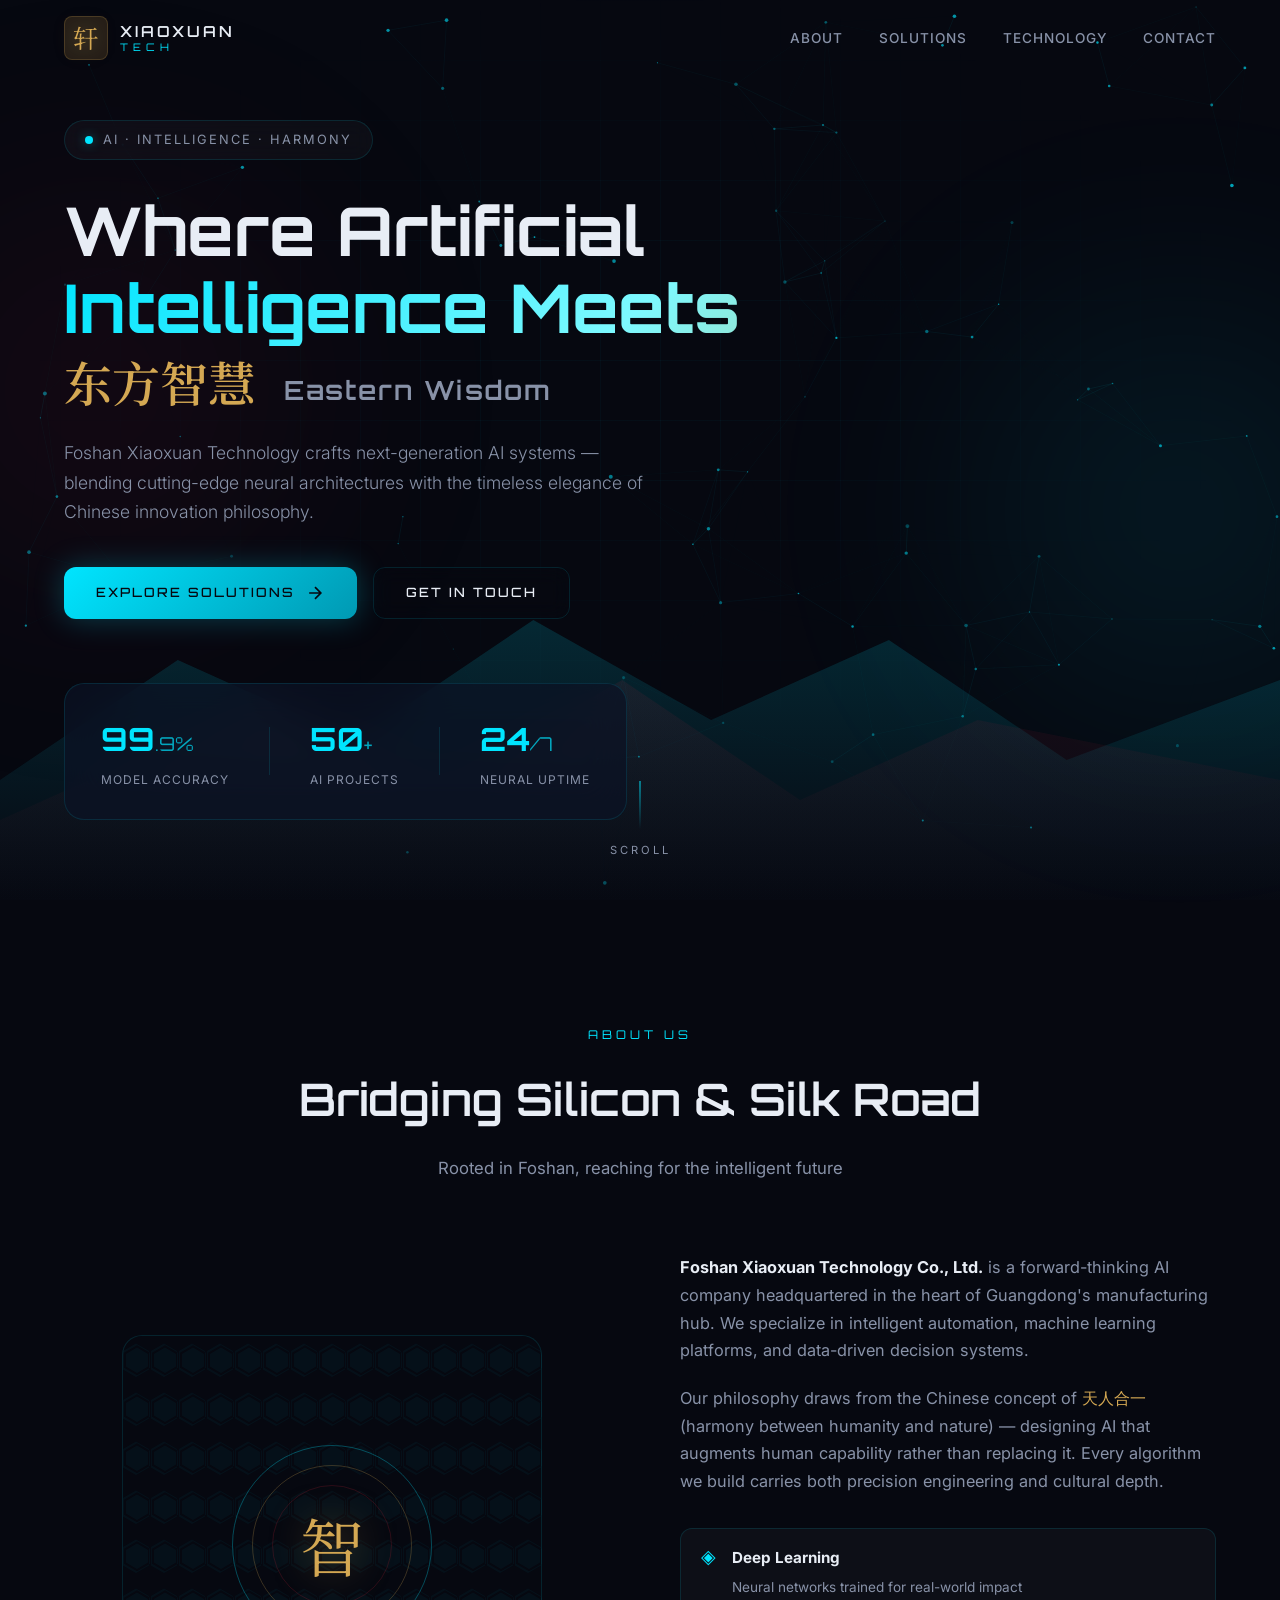
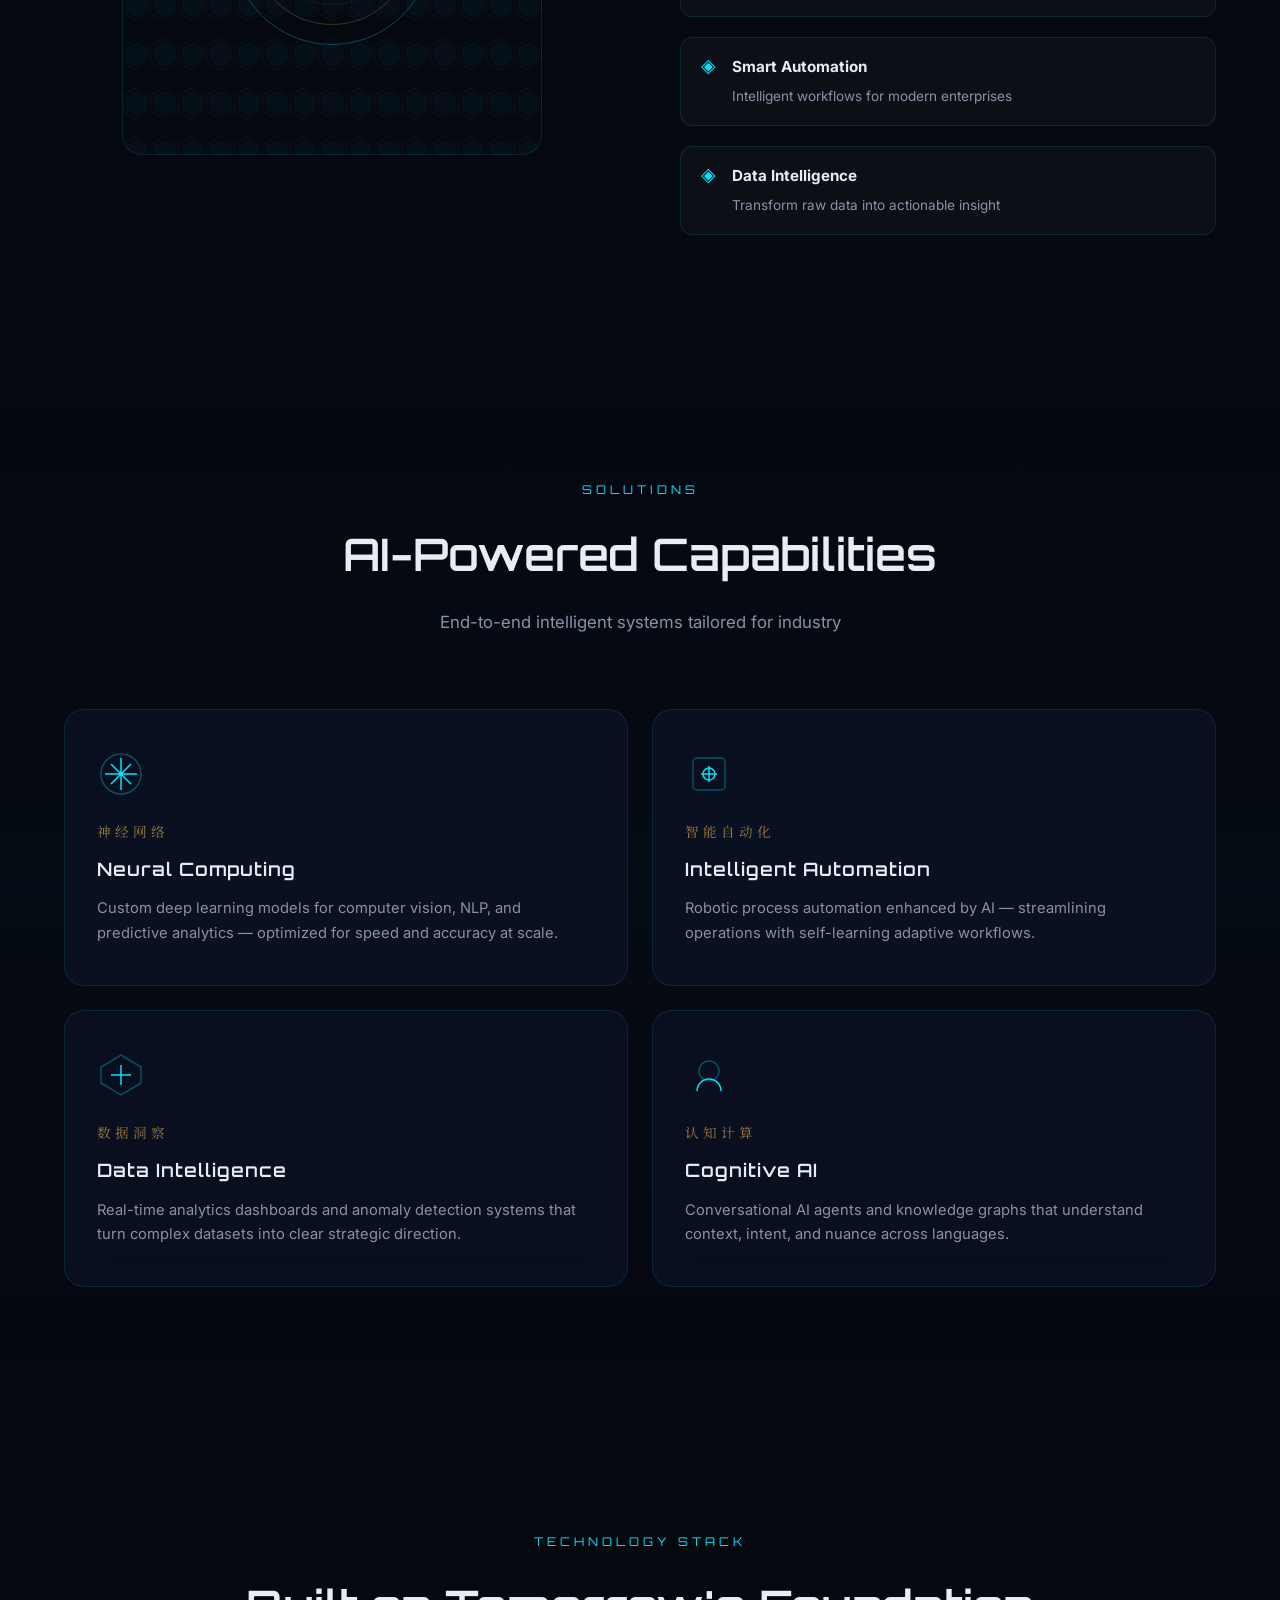
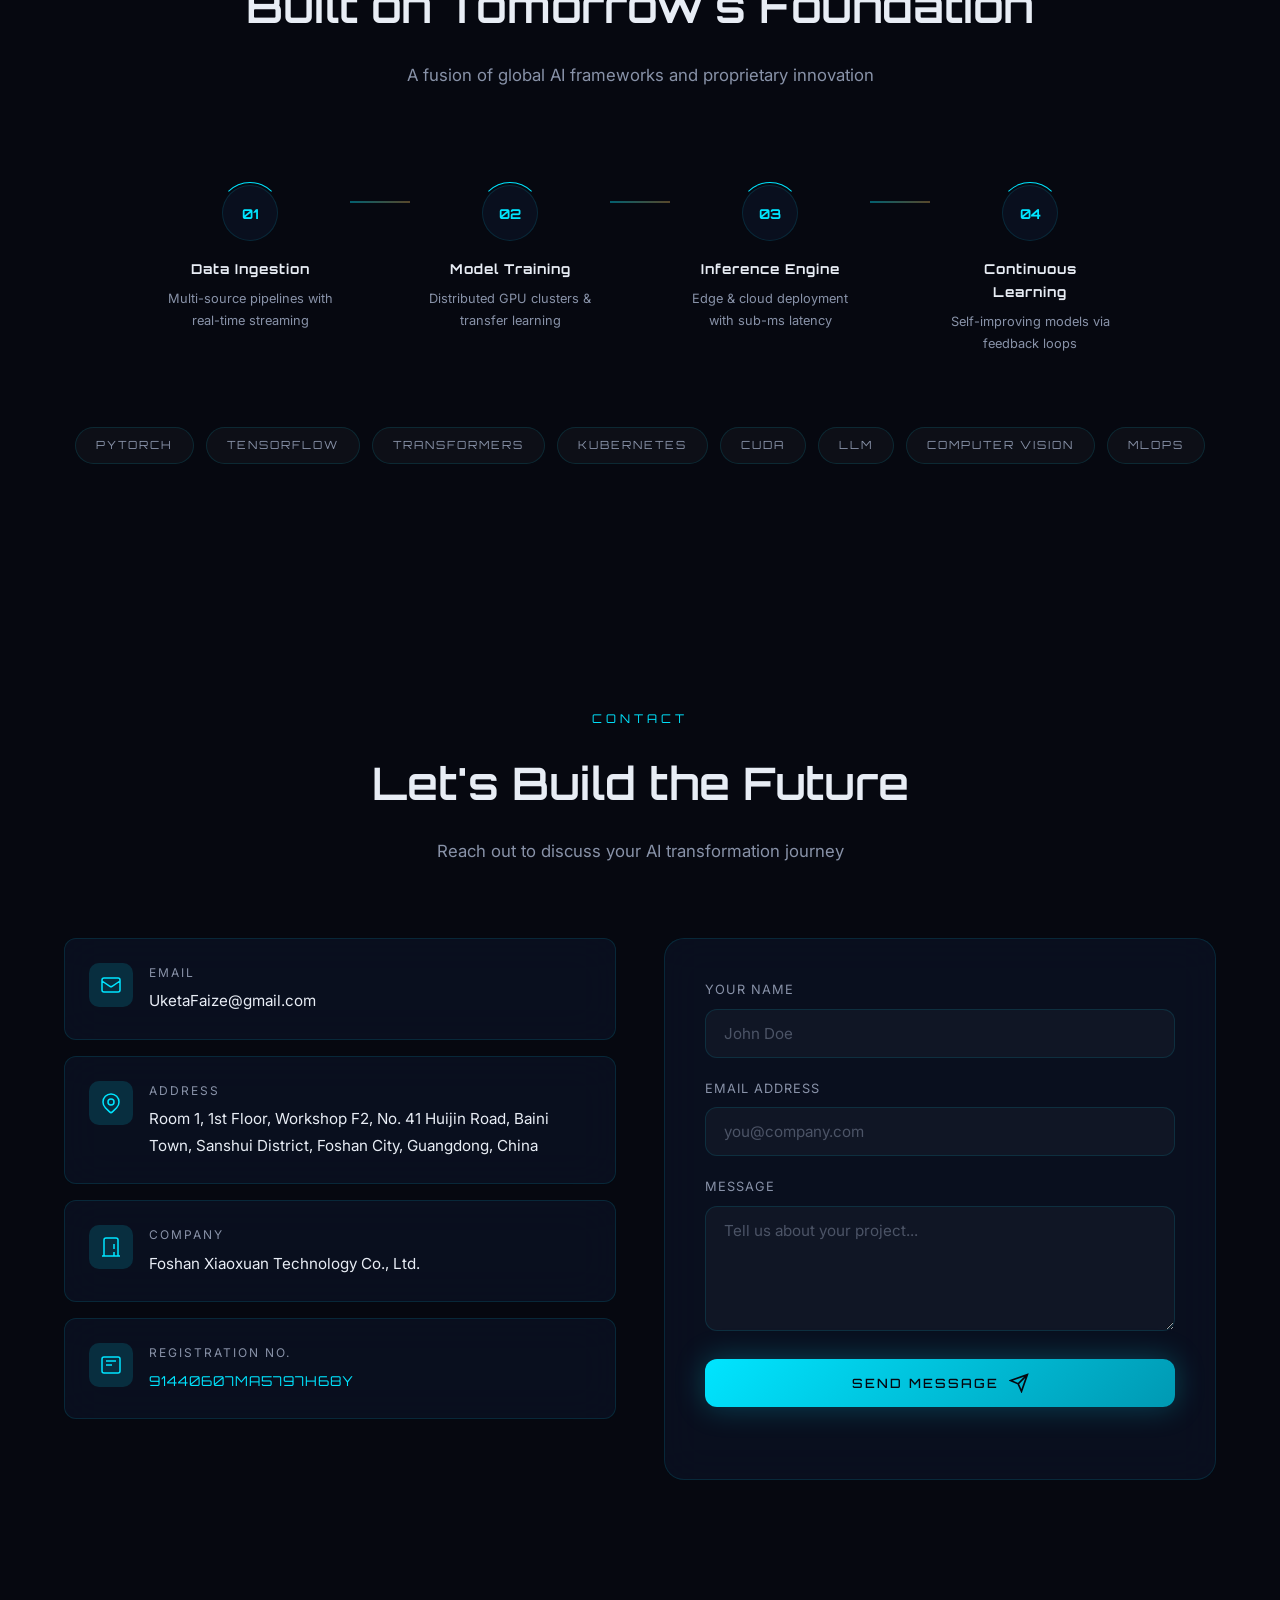
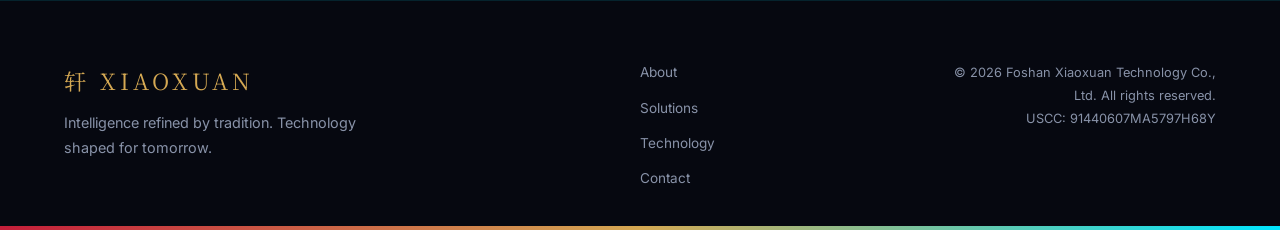
<file: index.html>
<!DOCTYPE html>
<html lang="en">
<head>
  <meta charset="UTF-8">
  <meta name="viewport" content="width=device-width, initial-scale=1.0">
  <meta name="description" content="Foshan Xiaoxuan Technology Co., Ltd. — Pioneering AI solutions infused with Eastern wisdom. Intelligent systems for the future.">
  <title>Xiaoxuan Tech | AI Innovation · Eastern Elegance</title>
  <link rel="preconnect" href="https://fonts.googleapis.com">
  <link rel="preconnect" href="https://fonts.gstatic.com" crossorigin>
  <link href="https://fonts.googleapis.com/css2?family=Orbitron:wght@400;500;600;700&family=Inter:wght@300;400;500;600&family=Noto+Serif+SC:wght@400;600&display=swap" rel="stylesheet">
  <link rel="stylesheet" href="styles.css">
</head>
<body>
  <div class="cursor-glow" id="cursorGlow"></div>
  <canvas id="particleCanvas" aria-hidden="true"></canvas>

  <div class="ink-wash ink-wash--left" aria-hidden="true"></div>
  <div class="ink-wash ink-wash--right" aria-hidden="true"></div>

  <nav class="nav" id="nav">
    <div class="nav__inner container">
      <a href="#hero" class="nav__logo">
        <span class="nav__logo-icon">轩</span>
        <span class="nav__logo-text">XIAOXUAN<span class="nav__logo-sub">TECH</span></span>
      </a>
      <button class="nav__toggle" id="navToggle" aria-label="Toggle menu">
        <span></span><span></span><span></span>
      </button>
      <ul class="nav__links" id="navLinks">
        <li><a href="#about">About</a></li>
        <li><a href="#solutions">Solutions</a></li>
        <li><a href="#technology">Technology</a></li>
        <li><a href="#contact">Contact</a></li>
      </ul>
    </div>
  </nav>

  <main>
    <!-- Hero -->
    <section class="hero" id="hero">
      <div class="hero__grid" aria-hidden="true"></div>
      <div class="hero__mountain" aria-hidden="true">
        <svg viewBox="0 0 1440 320" preserveAspectRatio="none" xmlns="http://www.w3.org/2000/svg">
          <path d="M0,200 L200,80 L400,160 L600,40 L800,140 L1000,60 L1200,180 L1440,100 L1440,320 L0,320 Z" fill="url(#mountainGrad)" opacity="0.15"/>
          <path d="M0,240 L300,120 L500,200 L700,100 L900,220 L1100,140 L1440,200 L1440,320 L0,320 Z" fill="url(#mountainGrad2)" opacity="0.1"/>
          <defs>
            <linearGradient id="mountainGrad" x1="0" y1="0" x2="0" y2="1">
              <stop offset="0%" stop-color="#00e5ff"/>
              <stop offset="100%" stop-color="#0a0e1a"/>
            </linearGradient>
            <linearGradient id="mountainGrad2" x1="0" y1="0" x2="0" y2="1">
              <stop offset="0%" stop-color="#c41e3a"/>
              <stop offset="100%" stop-color="#0a0e1a"/>
            </linearGradient>
          </defs>
        </svg>
      </div>

      <div class="container hero__content">
        <div class="hero__badge reveal">
          <span class="hero__badge-dot"></span>
          AI · Intelligence · Harmony
        </div>
        <h1 class="hero__title reveal">
          <span class="hero__title-line">Where Artificial</span>
          <span class="hero__title-line hero__title-line--accent">Intelligence Meets</span>
          <span class="hero__title-line hero__title-line--chinese">东方智慧 <em>Eastern Wisdom</em></span>
        </h1>
        <p class="hero__desc reveal">
          Foshan Xiaoxuan Technology crafts next-generation AI systems — blending cutting-edge neural architectures with the timeless elegance of Chinese innovation philosophy.
        </p>
        <div class="hero__actions reveal">
          <a href="#solutions" class="btn btn--primary">
            <span>Explore Solutions</span>
            <svg width="20" height="20" viewBox="0 0 24 24" fill="none" stroke="currentColor" stroke-width="2"><path d="M5 12h14M12 5l7 7-7 7"/></svg>
          </a>
          <a href="#contact" class="btn btn--outline">Get in Touch</a>
        </div>
        <div class="hero__stats reveal">
          <div class="hero__stat">
            <span class="hero__stat-num" data-count="99">0</span><span class="hero__stat-suffix">.9%</span>
            <span class="hero__stat-label">Model Accuracy</span>
          </div>
          <div class="hero__stat-divider"></div>
          <div class="hero__stat">
            <span class="hero__stat-num" data-count="50">0</span><span class="hero__stat-suffix">+</span>
            <span class="hero__stat-label">AI Projects</span>
          </div>
          <div class="hero__stat-divider"></div>
          <div class="hero__stat">
            <span class="hero__stat-num" data-count="24">0</span><span class="hero__stat-suffix">/7</span>
            <span class="hero__stat-label">Neural Uptime</span>
          </div>
        </div>
      </div>

      <div class="hero__scroll" aria-hidden="true">
        <div class="hero__scroll-line"></div>
        <span>Scroll</span>
      </div>
    </section>

    <!-- About -->
    <section class="section about" id="about">
      <div class="container">
        <div class="section__header reveal">
          <span class="section__tag">About Us</span>
          <h2 class="section__title">Bridging Silicon &amp; Silk Road</h2>
          <p class="section__subtitle">Rooted in Foshan, reaching for the intelligent future</p>
        </div>

        <div class="about__grid">
          <div class="about__visual reveal">
            <div class="about__frame">
              <div class="about__hex-grid" aria-hidden="true"></div>
              <div class="about__core">
                <div class="about__core-ring about__core-ring--1"></div>
                <div class="about__core-ring about__core-ring--2"></div>
                <div class="about__core-ring about__core-ring--3"></div>
                <span class="about__core-char">智</span>
              </div>
            </div>
          </div>
          <div class="about__text reveal">
            <p>
              <strong>Foshan Xiaoxuan Technology Co., Ltd.</strong> is a forward-thinking AI company headquartered in the heart of Guangdong's manufacturing hub. We specialize in intelligent automation, machine learning platforms, and data-driven decision systems.
            </p>
            <p>
              Our philosophy draws from the Chinese concept of <em>天人合一</em> (harmony between humanity and nature) — designing AI that augments human capability rather than replacing it. Every algorithm we build carries both precision engineering and cultural depth.
            </p>
            <ul class="about__features">
              <li>
                <div class="about__feature-icon">◈</div>
                <div>
                  <strong>Deep Learning</strong>
                  <span>Neural networks trained for real-world impact</span>
                </div>
              </li>
              <li>
                <div class="about__feature-icon">◈</div>
                <div>
                  <strong>Smart Automation</strong>
                  <span>Intelligent workflows for modern enterprises</span>
                </div>
              </li>
              <li>
                <div class="about__feature-icon">◈</div>
                <div>
                  <strong>Data Intelligence</strong>
                  <span>Transform raw data into actionable insight</span>
                </div>
              </li>
            </ul>
          </div>
        </div>
      </div>
    </section>

    <!-- Solutions -->
    <section class="section solutions" id="solutions">
      <div class="container">
        <div class="section__header reveal">
          <span class="section__tag">Solutions</span>
          <h2 class="section__title">AI-Powered Capabilities</h2>
          <p class="section__subtitle">End-to-end intelligent systems tailored for industry</p>
        </div>

        <div class="solutions__grid">
          <article class="solution-card reveal">
            <div class="solution-card__glow"></div>
            <div class="solution-card__icon">
              <svg viewBox="0 0 48 48" fill="none"><circle cx="24" cy="24" r="20" stroke="currentColor" stroke-width="1.5" opacity="0.3"/><path d="M24 8v32M8 24h32M14 14l20 20M34 14L14 34" stroke="currentColor" stroke-width="1.5"/></svg>
            </div>
            <span class="solution-card__chinese">神经网络</span>
            <h3>Neural Computing</h3>
            <p>Custom deep learning models for computer vision, NLP, and predictive analytics — optimized for speed and accuracy at scale.</p>
          </article>

          <article class="solution-card reveal">
            <div class="solution-card__glow"></div>
            <div class="solution-card__icon">
              <svg viewBox="0 0 48 48" fill="none"><rect x="8" y="8" width="32" height="32" rx="4" stroke="currentColor" stroke-width="1.5" opacity="0.3"/><path d="M16 24h16M24 16v16" stroke="currentColor" stroke-width="1.5"/><circle cx="24" cy="24" r="6" stroke="currentColor" stroke-width="1.5"/></svg>
            </div>
            <span class="solution-card__chinese">智能自动化</span>
            <h3>Intelligent Automation</h3>
            <p>Robotic process automation enhanced by AI — streamlining operations with self-learning adaptive workflows.</p>
          </article>

          <article class="solution-card reveal">
            <div class="solution-card__glow"></div>
            <div class="solution-card__icon">
              <svg viewBox="0 0 48 48" fill="none"><path d="M24 4L44 16v16L24 44 4 32V16L24 4z" stroke="currentColor" stroke-width="1.5" opacity="0.3"/><path d="M24 14v20M14 24h20" stroke="currentColor" stroke-width="1.5"/></svg>
            </div>
            <span class="solution-card__chinese">数据洞察</span>
            <h3>Data Intelligence</h3>
            <p>Real-time analytics dashboards and anomaly detection systems that turn complex datasets into clear strategic direction.</p>
          </article>

          <article class="solution-card reveal">
            <div class="solution-card__glow"></div>
            <div class="solution-card__icon">
              <svg viewBox="0 0 48 48" fill="none"><circle cx="24" cy="20" r="10" stroke="currentColor" stroke-width="1.5" opacity="0.3"/><path d="M12 40c0-6.627 5.373-12 12-12s12 5.373 12 12" stroke="currentColor" stroke-width="1.5"/></svg>
            </div>
            <span class="solution-card__chinese">认知计算</span>
            <h3>Cognitive AI</h3>
            <p>Conversational AI agents and knowledge graphs that understand context, intent, and nuance across languages.</p>
          </article>
        </div>
      </div>
    </section>

    <!-- Technology -->
    <section class="section technology" id="technology">
      <div class="container">
        <div class="section__header reveal">
          <span class="section__tag">Technology Stack</span>
          <h2 class="section__title">Built on Tomorrow's Foundation</h2>
          <p class="section__subtitle">A fusion of global AI frameworks and proprietary innovation</p>
        </div>

        <div class="tech__pipeline reveal">
          <div class="tech__node">
            <div class="tech__node-icon">01</div>
            <h4>Data Ingestion</h4>
            <p>Multi-source pipelines with real-time streaming</p>
          </div>
          <div class="tech__connector"><div class="tech__connector-line"></div></div>
          <div class="tech__node">
            <div class="tech__node-icon">02</div>
            <h4>Model Training</h4>
            <p>Distributed GPU clusters &amp; transfer learning</p>
          </div>
          <div class="tech__connector"><div class="tech__connector-line"></div></div>
          <div class="tech__node">
            <div class="tech__node-icon">03</div>
            <h4>Inference Engine</h4>
            <p>Edge &amp; cloud deployment with sub-ms latency</p>
          </div>
          <div class="tech__connector"><div class="tech__connector-line"></div></div>
          <div class="tech__node">
            <div class="tech__node-icon">04</div>
            <h4>Continuous Learning</h4>
            <p>Self-improving models via feedback loops</p>
          </div>
        </div>

        <div class="tech__tags reveal">
          <span>PyTorch</span>
          <span>TensorFlow</span>
          <span>Transformers</span>
          <span>Kubernetes</span>
          <span>CUDA</span>
          <span>LLM</span>
          <span>Computer Vision</span>
          <span>MLOps</span>
        </div>
      </div>
    </section>

    <!-- Contact -->
    <section class="section contact" id="contact">
      <div class="container">
        <div class="section__header reveal">
          <span class="section__tag">Contact</span>
          <h2 class="section__title">Let's Build the Future</h2>
          <p class="section__subtitle">Reach out to discuss your AI transformation journey</p>
        </div>

        <div class="contact__grid">
          <div class="contact__info reveal">
            <div class="contact__card">
              <div class="contact__card-icon">
                <svg width="24" height="24" viewBox="0 0 24 24" fill="none" stroke="currentColor" stroke-width="1.5"><path d="M3 8l7.89 5.26a2 2 0 002.22 0L21 8M5 19h14a2 2 0 002-2V7a2 2 0 00-2-2H5a2 2 0 00-2 2v10a2 2 0 002 2z"/></svg>
              </div>
              <div>
                <span class="contact__label">Email</span>
                <a href="mailto:UketaFaize@gmail.com" class="contact__value">UketaFaize@gmail.com</a>
              </div>
            </div>
            <div class="contact__card">
              <div class="contact__card-icon">
                <svg width="24" height="24" viewBox="0 0 24 24" fill="none" stroke="currentColor" stroke-width="1.5"><path d="M17.657 16.657L13.414 20.9a2 2 0 01-2.828 0l-4.243-4.243a8 8 0 1111.314 0z"/><circle cx="12" cy="11" r="3"/></svg>
              </div>
              <div>
                <span class="contact__label">Address</span>
                <span class="contact__value">Room 1, 1st Floor, Workshop F2, No. 41 Huijin Road, Baini Town, Sanshui District, Foshan City, Guangdong, China</span>
              </div>
            </div>
            <div class="contact__card">
              <div class="contact__card-icon">
                <svg width="24" height="24" viewBox="0 0 24 24" fill="none" stroke="currentColor" stroke-width="1.5"><path d="M19 21V5a2 2 0 00-2-2H7a2 2 0 00-2 2v16m14 0H5m14 0h2m-16 0H3m2 0v-4m10 4v-4m-10 0V9m10 5V9"/></svg>
              </div>
              <div>
                <span class="contact__label">Company</span>
                <span class="contact__value">Foshan Xiaoxuan Technology Co., Ltd.</span>
              </div>
            </div>
            <div class="contact__card">
              <div class="contact__card-icon">
                <svg width="24" height="24" viewBox="0 0 24 24" fill="none" stroke="currentColor" stroke-width="1.5"><rect x="3" y="4" width="18" height="16" rx="2"/><path d="M7 8h10M7 12h6"/></svg>
              </div>
              <div>
                <span class="contact__label">Registration No.</span>
                <span class="contact__value contact__value--mono">91440607MA5797H68Y</span>
              </div>
            </div>
          </div>

          <form class="contact__form reveal" id="contactForm">
            <div class="form__group">
              <label for="name">Your Name</label>
              <input type="text" id="name" name="name" required placeholder="John Doe">
            </div>
            <div class="form__group">
              <label for="email">Email Address</label>
              <input type="email" id="email" name="email" required placeholder="you@company.com">
            </div>
            <div class="form__group">
              <label for="message">Message</label>
              <textarea id="message" name="message" rows="5" required placeholder="Tell us about your project..."></textarea>
            </div>
            <button type="submit" class="btn btn--primary btn--full">
              <span>Send Message</span>
              <svg width="20" height="20" viewBox="0 0 24 24" fill="none" stroke="currentColor" stroke-width="2"><path d="M22 2L11 13M22 2l-7 20-4-9-9-4 20-7z"/></svg>
            </button>
            <p class="form__note" id="formNote"></p>
          </form>
        </div>
      </div>
    </section>
  </main>

  <footer class="footer">
    <div class="container footer__inner">
      <div class="footer__brand">
        <span class="footer__logo">轩 XIAOXUAN</span>
        <p>Intelligence refined by tradition. Technology shaped for tomorrow.</p>
      </div>
      <div class="footer__links">
        <a href="#about">About</a>
        <a href="#solutions">Solutions</a>
        <a href="#technology">Technology</a>
        <a href="#contact">Contact</a>
      </div>
      <div class="footer__legal">
        <p>&copy; 2026 Foshan Xiaoxuan Technology Co., Ltd. All rights reserved.</p>
        <p>USCC: 91440607MA5797H68Y</p>
      </div>
    </div>
    <div class="footer__pattern" aria-hidden="true"></div>
  </footer>

  <script src="main.js"></script>
</body>
</html>
</file>
<file: styles.css>
/* ============================================
   Xiaoxuan Tech — AI × Chinese Aesthetic
   ============================================ */

:root {
  --bg-deep: #060810;
  --bg-card: rgba(12, 18, 36, 0.72);
  --bg-glass: rgba(255, 255, 255, 0.03);
  --cyan: #00e5ff;
  --cyan-dim: rgba(0, 229, 255, 0.15);
  --cyan-glow: rgba(0, 229, 255, 0.4);
  --red: #c41e3a;
  --red-dim: rgba(196, 30, 58, 0.2);
  --gold: #d4a853;
  --gold-dim: rgba(212, 168, 83, 0.15);
  --text: #e8edf5;
  --text-muted: #8892a8;
  --border: rgba(0, 229, 255, 0.12);
  --border-gold: rgba(212, 168, 83, 0.2);
  --font-tech: 'Orbitron', sans-serif;
  --font-body: 'Inter', sans-serif;
  --font-chinese: 'Noto Serif SC', serif;
  --radius: 12px;
  --radius-lg: 20px;
  --transition: 0.4s cubic-bezier(0.16, 1, 0.3, 1);
}

*, *::before, *::after {
  margin: 0;
  padding: 0;
  box-sizing: border-box;
}

html {
  scroll-behavior: smooth;
  font-size: 16px;
}

body {
  font-family: var(--font-body);
  background: var(--bg-deep);
  color: var(--text);
  line-height: 1.7;
  overflow-x: hidden;
  -webkit-font-smoothing: antialiased;
  -moz-osx-font-smoothing: grayscale;
}

::selection {
  background: var(--cyan-dim);
  color: var(--cyan);
}

a {
  color: inherit;
  text-decoration: none;
}

img, svg {
  display: block;
  max-width: 100%;
}

.container {
  width: 100%;
  max-width: 1200px;
  margin: 0 auto;
  padding: 0 24px;
}

/* ---- Canvas & Effects ---- */

#particleCanvas {
  position: fixed;
  inset: 0;
  z-index: 0;
  pointer-events: none;
}

.cursor-glow {
  position: fixed;
  width: 400px;
  height: 400px;
  border-radius: 50%;
  background: radial-gradient(circle, rgba(0, 229, 255, 0.06) 0%, transparent 70%);
  pointer-events: none;
  z-index: 1;
  transform: translate(-50%, -50%);
  transition: opacity 0.3s;
  opacity: 0;
}

body:hover .cursor-glow {
  opacity: 1;
}

.ink-wash {
  position: fixed;
  width: 600px;
  height: 600px;
  border-radius: 50%;
  pointer-events: none;
  z-index: 0;
  filter: blur(120px);
  opacity: 0.12;
}

.ink-wash--left {
  top: 10%;
  left: -200px;
  background: radial-gradient(circle, var(--red) 0%, transparent 70%);
  animation: inkFloat 20s ease-in-out infinite;
}

.ink-wash--right {
  bottom: 10%;
  right: -200px;
  background: radial-gradient(circle, var(--cyan) 0%, transparent 70%);
  animation: inkFloat 25s ease-in-out infinite reverse;
}

@keyframes inkFloat {
  0%, 100% { transform: translate(0, 0) scale(1); }
  50% { transform: translate(40px, -30px) scale(1.1); }
}

/* ---- Navigation ---- */

.nav {
  position: fixed;
  top: 0;
  left: 0;
  right: 0;
  z-index: 100;
  padding: 16px 0;
  transition: var(--transition);
}

.nav--scrolled {
  background: rgba(6, 8, 16, 0.85);
  backdrop-filter: blur(20px);
  -webkit-backdrop-filter: blur(20px);
  border-bottom: 1px solid var(--border);
  padding: 12px 0;
}

.nav__inner {
  display: flex;
  align-items: center;
  justify-content: space-between;
}

.nav__logo {
  display: flex;
  align-items: center;
  gap: 12px;
}

.nav__logo-icon {
  font-family: var(--font-chinese);
  font-size: 1.6rem;
  color: var(--gold);
  width: 44px;
  height: 44px;
  display: flex;
  align-items: center;
  justify-content: center;
  border: 1px solid var(--border-gold);
  border-radius: 8px;
  background: var(--gold-dim);
  text-shadow: 0 0 20px rgba(212, 168, 83, 0.5);
}

.nav__logo-text {
  font-family: var(--font-tech);
  font-size: 0.95rem;
  font-weight: 600;
  letter-spacing: 3px;
  display: flex;
  flex-direction: column;
  line-height: 1.2;
}

.nav__logo-sub {
  font-size: 0.65rem;
  color: var(--cyan);
  letter-spacing: 5px;
  font-weight: 400;
}

.nav__links {
  display: flex;
  gap: 36px;
  list-style: none;
}

.nav__links a {
  font-size: 0.85rem;
  font-weight: 500;
  letter-spacing: 1px;
  text-transform: uppercase;
  color: var(--text-muted);
  transition: color 0.3s;
  position: relative;
}

.nav__links a::after {
  content: '';
  position: absolute;
  bottom: -4px;
  left: 0;
  width: 0;
  height: 1px;
  background: linear-gradient(90deg, var(--cyan), var(--gold));
  transition: width 0.3s;
}

.nav__links a:hover {
  color: var(--text);
}

.nav__links a:hover::after {
  width: 100%;
}

.nav__toggle {
  display: none;
  flex-direction: column;
  gap: 5px;
  background: none;
  border: none;
  cursor: pointer;
  padding: 4px;
}

.nav__toggle span {
  display: block;
  width: 24px;
  height: 2px;
  background: var(--text);
  transition: var(--transition);
}

/* ---- Hero ---- */

.hero {
  position: relative;
  min-height: 100vh;
  display: flex;
  align-items: center;
  padding: 120px 0 80px;
  z-index: 2;
}

.hero__grid {
  position: absolute;
  inset: 0;
  background-image:
    linear-gradient(rgba(0, 229, 255, 0.03) 1px, transparent 1px),
    linear-gradient(90deg, rgba(0, 229, 255, 0.03) 1px, transparent 1px);
  background-size: 60px 60px;
  mask-image: radial-gradient(ellipse 70% 60% at 50% 40%, black 20%, transparent 70%);
  -webkit-mask-image: radial-gradient(ellipse 70% 60% at 50% 40%, black 20%, transparent 70%);
}

.hero__mountain {
  position: absolute;
  bottom: 0;
  left: 0;
  right: 0;
  height: 320px;
  pointer-events: none;
}

.hero__mountain svg {
  width: 100%;
  height: 100%;
}

.hero__content {
  position: relative;
  z-index: 2;
}

.hero__badge {
  display: inline-flex;
  align-items: center;
  gap: 10px;
  padding: 8px 20px;
  border: 1px solid var(--border);
  border-radius: 100px;
  font-size: 0.8rem;
  letter-spacing: 2px;
  text-transform: uppercase;
  color: var(--text-muted);
  background: var(--bg-glass);
  backdrop-filter: blur(10px);
  margin-bottom: 32px;
}

.hero__badge-dot {
  width: 8px;
  height: 8px;
  border-radius: 50%;
  background: var(--cyan);
  box-shadow: 0 0 12px var(--cyan-glow);
  animation: pulse 2s ease-in-out infinite;
}

@keyframes pulse {
  0%, 100% { opacity: 1; transform: scale(1); }
  50% { opacity: 0.5; transform: scale(0.8); }
}

.hero__title {
  font-family: var(--font-tech);
  font-size: clamp(2.4rem, 6vw, 4.2rem);
  font-weight: 700;
  line-height: 1.15;
  margin-bottom: 28px;
}

.hero__title-line {
  display: block;
}

.hero__title-line--accent {
  background: linear-gradient(135deg, var(--cyan) 0%, #7df9ff 50%, var(--gold) 100%);
  -webkit-background-clip: text;
  -webkit-text-fill-color: transparent;
  background-clip: text;
}

.hero__title-line--chinese {
  font-family: var(--font-chinese);
  font-size: clamp(1.8rem, 4vw, 3rem);
  font-weight: 600;
  color: var(--gold);
  margin-top: 8px;
}

.hero__title-line--chinese em {
  font-family: var(--font-tech);
  font-style: normal;
  font-size: 0.55em;
  color: var(--text-muted);
  margin-left: 16px;
  letter-spacing: 2px;
  vertical-align: middle;
}

.hero__desc {
  font-size: 1.1rem;
  color: var(--text-muted);
  max-width: 600px;
  margin-bottom: 40px;
  font-weight: 300;
}

.hero__actions {
  display: flex;
  gap: 16px;
  flex-wrap: wrap;
  margin-bottom: 64px;
}

/* ---- Buttons ---- */

.btn {
  display: inline-flex;
  align-items: center;
  gap: 10px;
  padding: 14px 32px;
  border-radius: var(--radius);
  font-family: var(--font-tech);
  font-size: 0.8rem;
  font-weight: 500;
  letter-spacing: 2px;
  text-transform: uppercase;
  cursor: pointer;
  border: none;
  transition: var(--transition);
}

.btn--primary {
  background: linear-gradient(135deg, var(--cyan) 0%, #0099b3 100%);
  color: var(--bg-deep);
  box-shadow: 0 0 30px rgba(0, 229, 255, 0.25);
}

.btn--primary:hover {
  transform: translateY(-2px);
  box-shadow: 0 0 50px rgba(0, 229, 255, 0.4);
}

.btn--outline {
  background: transparent;
  color: var(--text);
  border: 1px solid var(--border);
  backdrop-filter: blur(10px);
}

.btn--outline:hover {
  border-color: var(--cyan);
  color: var(--cyan);
  background: var(--cyan-dim);
}

.btn--full {
  width: 100%;
  justify-content: center;
}

/* ---- Hero Stats ---- */

.hero__stats {
  display: flex;
  align-items: center;
  gap: 40px;
  padding: 28px 36px;
  background: var(--bg-card);
  border: 1px solid var(--border);
  border-radius: var(--radius-lg);
  backdrop-filter: blur(20px);
  max-width: fit-content;
}

.hero__stat-num {
  font-family: var(--font-tech);
  font-size: 2rem;
  font-weight: 700;
  color: var(--cyan);
}

.hero__stat-suffix {
  font-family: var(--font-tech);
  font-size: 1.2rem;
  color: var(--cyan);
  opacity: 0.7;
}

.hero__stat-label {
  display: block;
  font-size: 0.75rem;
  color: var(--text-muted);
  letter-spacing: 1px;
  text-transform: uppercase;
  margin-top: 4px;
}

.hero__stat-divider {
  width: 1px;
  height: 48px;
  background: var(--border);
}

.hero__scroll {
  position: absolute;
  bottom: 40px;
  left: 50%;
  transform: translateX(-50%);
  display: flex;
  flex-direction: column;
  align-items: center;
  gap: 12px;
  color: var(--text-muted);
  font-size: 0.7rem;
  letter-spacing: 3px;
  text-transform: uppercase;
}

.hero__scroll-line {
  width: 1px;
  height: 48px;
  background: linear-gradient(to bottom, var(--cyan), transparent);
  animation: scrollLine 2s ease-in-out infinite;
}

@keyframes scrollLine {
  0% { transform: scaleY(0); transform-origin: top; }
  50% { transform: scaleY(1); transform-origin: top; }
  51% { transform: scaleY(1); transform-origin: bottom; }
  100% { transform: scaleY(0); transform-origin: bottom; }
}

/* ---- Sections ---- */

.section {
  position: relative;
  padding: 120px 0;
  z-index: 2;
}

.section__header {
  text-align: center;
  margin-bottom: 72px;
}

.section__tag {
  display: inline-block;
  font-family: var(--font-tech);
  font-size: 0.75rem;
  letter-spacing: 4px;
  text-transform: uppercase;
  color: var(--cyan);
  margin-bottom: 16px;
}

.section__title {
  font-family: var(--font-tech);
  font-size: clamp(1.8rem, 4vw, 2.8rem);
  font-weight: 600;
  margin-bottom: 16px;
}

.section__subtitle {
  color: var(--text-muted);
  font-size: 1.05rem;
  max-width: 560px;
  margin: 0 auto;
}

/* ---- About ---- */

.about__grid {
  display: grid;
  grid-template-columns: 1fr 1fr;
  gap: 80px;
  align-items: center;
}

.about__frame {
  position: relative;
  aspect-ratio: 1;
  max-width: 420px;
  margin: 0 auto;
}

.about__hex-grid {
  position: absolute;
  inset: 0;
  background-image: url("data:image/svg+xml,%3Csvg xmlns='http://www.w3.org/2000/svg' width='28' height='49' viewBox='0 0 28 49'%3E%3Cg fill-rule='evenodd'%3E%3Cg fill='%2300e5ff' fill-opacity='0.04'%3E%3Cpath d='M13.99 9.25l13 7.5v15l-13 7.5L1 31.75v-15l12.99-7.5zM3 17.9v12.7l10.99 6.34 11-6.35V17.9l-11-6.34L3 17.9zM0 15l13-7.5L26 15v18.5l-13 7.5L0 33.5V15z'/%3E%3C/g%3E%3C/g%3E%3C/svg%3E");
  border-radius: var(--radius-lg);
  border: 1px solid var(--border);
}

.about__core {
  position: absolute;
  top: 50%;
  left: 50%;
  transform: translate(-50%, -50%);
  width: 200px;
  height: 200px;
  display: flex;
  align-items: center;
  justify-content: center;
}

.about__core-ring {
  position: absolute;
  border-radius: 50%;
  border: 1px solid;
}

.about__core-ring--1 {
  inset: 0;
  border-color: var(--cyan);
  opacity: 0.3;
  animation: ringRotate 12s linear infinite;
}

.about__core-ring--2 {
  inset: 20px;
  border-color: var(--gold);
  opacity: 0.25;
  animation: ringRotate 8s linear infinite reverse;
}

.about__core-ring--3 {
  inset: 40px;
  border-color: var(--red);
  opacity: 0.2;
  animation: ringRotate 6s linear infinite;
}

@keyframes ringRotate {
  to { transform: rotate(360deg); }
}

.about__core-char {
  font-family: var(--font-chinese);
  font-size: 4rem;
  color: var(--gold);
  text-shadow: 0 0 40px rgba(212, 168, 83, 0.4);
  animation: charGlow 3s ease-in-out infinite;
}

@keyframes charGlow {
  0%, 100% { text-shadow: 0 0 40px rgba(212, 168, 83, 0.4); }
  50% { text-shadow: 0 0 60px rgba(0, 229, 255, 0.5), 0 0 80px rgba(212, 168, 83, 0.3); }
}

.about__text p {
  color: var(--text-muted);
  margin-bottom: 20px;
  font-size: 1.02rem;
}

.about__text strong {
  color: var(--text);
}

.about__text em {
  color: var(--gold);
  font-style: normal;
}

.about__features {
  list-style: none;
  margin-top: 32px;
  display: flex;
  flex-direction: column;
  gap: 20px;
}

.about__features li {
  display: flex;
  gap: 16px;
  align-items: flex-start;
  padding: 16px 20px;
  background: var(--bg-glass);
  border: 1px solid var(--border);
  border-radius: var(--radius);
  transition: var(--transition);
}

.about__features li:hover {
  border-color: var(--cyan);
  background: var(--cyan-dim);
  transform: translateX(8px);
}

.about__feature-icon {
  color: var(--cyan);
  font-size: 1.2rem;
  line-height: 1;
  margin-top: 2px;
}

.about__features strong {
  display: block;
  color: var(--text);
  font-size: 0.95rem;
  margin-bottom: 2px;
}

.about__features span {
  font-size: 0.85rem;
  color: var(--text-muted);
}

/* ---- Solutions ---- */

.solutions {
  background: linear-gradient(180deg, transparent 0%, rgba(0, 229, 255, 0.02) 50%, transparent 100%);
}

.solutions__grid {
  display: grid;
  grid-template-columns: repeat(2, 1fr);
  gap: 24px;
}

.solution-card {
  position: relative;
  padding: 40px 32px;
  background: var(--bg-card);
  border: 1px solid var(--border);
  border-radius: var(--radius-lg);
  backdrop-filter: blur(20px);
  overflow: hidden;
  transition: var(--transition);
}

.solution-card:hover {
  border-color: rgba(0, 229, 255, 0.3);
  transform: translateY(-4px);
  box-shadow: 0 20px 60px rgba(0, 0, 0, 0.4), 0 0 40px rgba(0, 229, 255, 0.08);
}

.solution-card__glow {
  position: absolute;
  top: -50%;
  right: -50%;
  width: 100%;
  height: 100%;
  background: radial-gradient(circle, var(--cyan-dim) 0%, transparent 60%);
  opacity: 0;
  transition: opacity 0.5s;
}

.solution-card:hover .solution-card__glow {
  opacity: 1;
}

.solution-card__icon {
  width: 48px;
  height: 48px;
  color: var(--cyan);
  margin-bottom: 20px;
}

.solution-card__chinese {
  font-family: var(--font-chinese);
  font-size: 0.85rem;
  color: var(--gold);
  opacity: 0.7;
  letter-spacing: 4px;
}

.solution-card h3 {
  font-family: var(--font-tech);
  font-size: 1.15rem;
  font-weight: 600;
  margin: 8px 0 12px;
  letter-spacing: 1px;
}

.solution-card p {
  font-size: 0.92rem;
  color: var(--text-muted);
  line-height: 1.65;
}

/* ---- Technology ---- */

.tech__pipeline {
  display: flex;
  align-items: flex-start;
  justify-content: center;
  gap: 0;
  margin-bottom: 48px;
  flex-wrap: wrap;
}

.tech__node {
  text-align: center;
  flex: 0 0 200px;
  padding: 24px 16px;
}

.tech__node-icon {
  width: 56px;
  height: 56px;
  margin: 0 auto 16px;
  display: flex;
  align-items: center;
  justify-content: center;
  font-family: var(--font-tech);
  font-size: 0.85rem;
  font-weight: 700;
  color: var(--cyan);
  border: 1px solid var(--border);
  border-radius: 50%;
  background: var(--bg-card);
  position: relative;
}

.tech__node-icon::before {
  content: '';
  position: absolute;
  inset: -4px;
  border-radius: 50%;
  border: 1px solid transparent;
  border-top-color: var(--cyan);
  animation: ringRotate 3s linear infinite;
}

.tech__node h4 {
  font-family: var(--font-tech);
  font-size: 0.85rem;
  letter-spacing: 1px;
  margin-bottom: 8px;
}

.tech__node p {
  font-size: 0.8rem;
  color: var(--text-muted);
}

.tech__connector {
  flex: 0 0 60px;
  display: flex;
  align-items: center;
  padding-top: 40px;
}

.tech__connector-line {
  width: 100%;
  height: 2px;
  background: linear-gradient(90deg, var(--cyan), var(--gold), var(--cyan));
  background-size: 200% 100%;
  animation: flowLine 3s linear infinite;
  opacity: 0.4;
}

@keyframes flowLine {
  0% { background-position: 0% 0; }
  100% { background-position: 200% 0; }
}

.tech__tags {
  display: flex;
  flex-wrap: wrap;
  justify-content: center;
  gap: 12px;
}

.tech__tags span {
  padding: 8px 20px;
  font-family: var(--font-tech);
  font-size: 0.7rem;
  letter-spacing: 2px;
  text-transform: uppercase;
  color: var(--text-muted);
  border: 1px solid var(--border);
  border-radius: 100px;
  background: var(--bg-glass);
  transition: var(--transition);
}

.tech__tags span:hover {
  color: var(--cyan);
  border-color: var(--cyan);
  background: var(--cyan-dim);
}

/* ---- Contact ---- */

.contact__grid {
  display: grid;
  grid-template-columns: 1fr 1fr;
  gap: 48px;
  align-items: start;
}

.contact__info {
  display: flex;
  flex-direction: column;
  gap: 16px;
}

.contact__card {
  display: flex;
  gap: 16px;
  padding: 24px;
  background: var(--bg-card);
  border: 1px solid var(--border);
  border-radius: var(--radius);
  backdrop-filter: blur(20px);
  transition: var(--transition);
}

.contact__card:hover {
  border-color: rgba(0, 229, 255, 0.25);
  transform: translateX(4px);
}

.contact__card-icon {
  flex-shrink: 0;
  width: 44px;
  height: 44px;
  display: flex;
  align-items: center;
  justify-content: center;
  border-radius: 10px;
  background: var(--cyan-dim);
  color: var(--cyan);
}

.contact__label {
  display: block;
  font-size: 0.75rem;
  letter-spacing: 2px;
  text-transform: uppercase;
  color: var(--text-muted);
  margin-bottom: 4px;
}

.contact__value {
  font-size: 0.95rem;
  color: var(--text);
  line-height: 1.5;
}

.contact__value--mono {
  font-family: var(--font-tech);
  font-size: 0.85rem;
  letter-spacing: 1px;
  color: var(--cyan);
}

a.contact__value:hover {
  color: var(--cyan);
}

.contact__form {
  padding: 40px;
  background: var(--bg-card);
  border: 1px solid var(--border);
  border-radius: var(--radius-lg);
  backdrop-filter: blur(20px);
}

.form__group {
  margin-bottom: 20px;
}

.form__group label {
  display: block;
  font-size: 0.8rem;
  letter-spacing: 1px;
  text-transform: uppercase;
  color: var(--text-muted);
  margin-bottom: 8px;
}

.form__group input,
.form__group textarea {
  width: 100%;
  padding: 14px 18px;
  background: rgba(255, 255, 255, 0.03);
  border: 1px solid var(--border);
  border-radius: var(--radius);
  color: var(--text);
  font-family: var(--font-body);
  font-size: 0.95rem;
  transition: var(--transition);
  outline: none;
}

.form__group input:focus,
.form__group textarea:focus {
  border-color: var(--cyan);
  box-shadow: 0 0 0 3px var(--cyan-dim);
}

.form__group input::placeholder,
.form__group textarea::placeholder {
  color: rgba(136, 146, 168, 0.5);
}

.form__group textarea {
  resize: vertical;
  min-height: 120px;
}

.form__note {
  margin-top: 12px;
  font-size: 0.85rem;
  text-align: center;
  min-height: 20px;
}

.form__note--success {
  color: #4ade80;
}

/* ---- Footer ---- */

.footer {
  position: relative;
  padding: 60px 0 40px;
  border-top: 1px solid var(--border);
  z-index: 2;
  overflow: hidden;
}

.footer__inner {
  display: grid;
  grid-template-columns: 2fr 1fr 1fr;
  gap: 40px;
  align-items: start;
}

.footer__logo {
  font-family: var(--font-chinese);
  font-size: 1.4rem;
  color: var(--gold);
  letter-spacing: 4px;
}

.footer__brand p {
  margin-top: 12px;
  font-size: 0.9rem;
  color: var(--text-muted);
  max-width: 320px;
}

.footer__links {
  display: flex;
  flex-direction: column;
  gap: 12px;
}

.footer__links a {
  font-size: 0.85rem;
  color: var(--text-muted);
  transition: color 0.3s;
}

.footer__links a:hover {
  color: var(--cyan);
}

.footer__legal {
  text-align: right;
}

.footer__legal p {
  font-size: 0.8rem;
  color: var(--text-muted);
  line-height: 1.8;
}

.footer__pattern {
  position: absolute;
  bottom: 0;
  left: 0;
  right: 0;
  height: 4px;
  background: linear-gradient(90deg, var(--red), var(--gold), var(--cyan), var(--gold), var(--red));
  background-size: 200% 100%;
  animation: flowLine 6s linear infinite;
}

/* ---- Reveal Animations ---- */

.reveal {
  opacity: 0;
  transform: translateY(30px);
  transition: opacity 0.8s cubic-bezier(0.16, 1, 0.3, 1),
              transform 0.8s cubic-bezier(0.16, 1, 0.3, 1);
}

.reveal.visible {
  opacity: 1;
  transform: translateY(0);
}

/* ---- Responsive ---- */

@media (max-width: 1024px) {
  .about__grid,
  .contact__grid {
    grid-template-columns: 1fr;
    gap: 48px;
  }

  .solutions__grid {
    grid-template-columns: 1fr;
  }

  .footer__inner {
    grid-template-columns: 1fr;
    text-align: center;
  }

  .footer__brand p {
    margin: 12px auto 0;
  }

  .footer__links {
    flex-direction: row;
    justify-content: center;
    flex-wrap: wrap;
  }

  .footer__legal {
    text-align: center;
  }

  .tech__pipeline {
    flex-direction: column;
    align-items: center;
  }

  .tech__connector {
    flex: 0 0 auto;
    padding: 0;
    width: 2px;
    height: 40px;
  }

  .tech__connector-line {
    width: 2px;
    height: 100%;
    background: linear-gradient(180deg, var(--cyan), var(--gold), var(--cyan));
    background-size: 100% 200%;
    animation: flowLineV 3s linear infinite;
  }

  @keyframes flowLineV {
    0% { background-position: 0 0; }
    100% { background-position: 0 200%; }
  }
}

@media (max-width: 768px) {
  .nav__toggle {
    display: flex;
  }

  .nav__links {
    position: fixed;
    top: 0;
    right: -100%;
    width: 280px;
    height: 100vh;
    flex-direction: column;
    padding: 100px 40px 40px;
    background: rgba(6, 8, 16, 0.97);
    backdrop-filter: blur(20px);
    border-left: 1px solid var(--border);
    transition: right 0.4s cubic-bezier(0.16, 1, 0.3, 1);
    gap: 24px;
  }

  .nav__links--open {
    right: 0;
  }

  .nav__toggle--active span:nth-child(1) {
    transform: rotate(45deg) translate(5px, 5px);
  }

  .nav__toggle--active span:nth-child(2) {
    opacity: 0;
  }

  .nav__toggle--active span:nth-child(3) {
    transform: rotate(-45deg) translate(5px, -5px);
  }

  .hero__stats {
    flex-direction: column;
    gap: 20px;
    width: 100%;
    max-width: 100%;
  }

  .hero__stat-divider {
    width: 48px;
    height: 1px;
  }

  .hero__scroll {
    display: none;
  }

  .section {
    padding: 80px 0;
  }

  .cursor-glow {
    display: none;
  }
}

@media (prefers-reduced-motion: reduce) {
  *, *::before, *::after {
    animation-duration: 0.01ms !important;
    animation-iteration-count: 1 !important;
    transition-duration: 0.01ms !important;
  }

  .reveal {
    opacity: 1;
    transform: none;
  }
}
</file>
